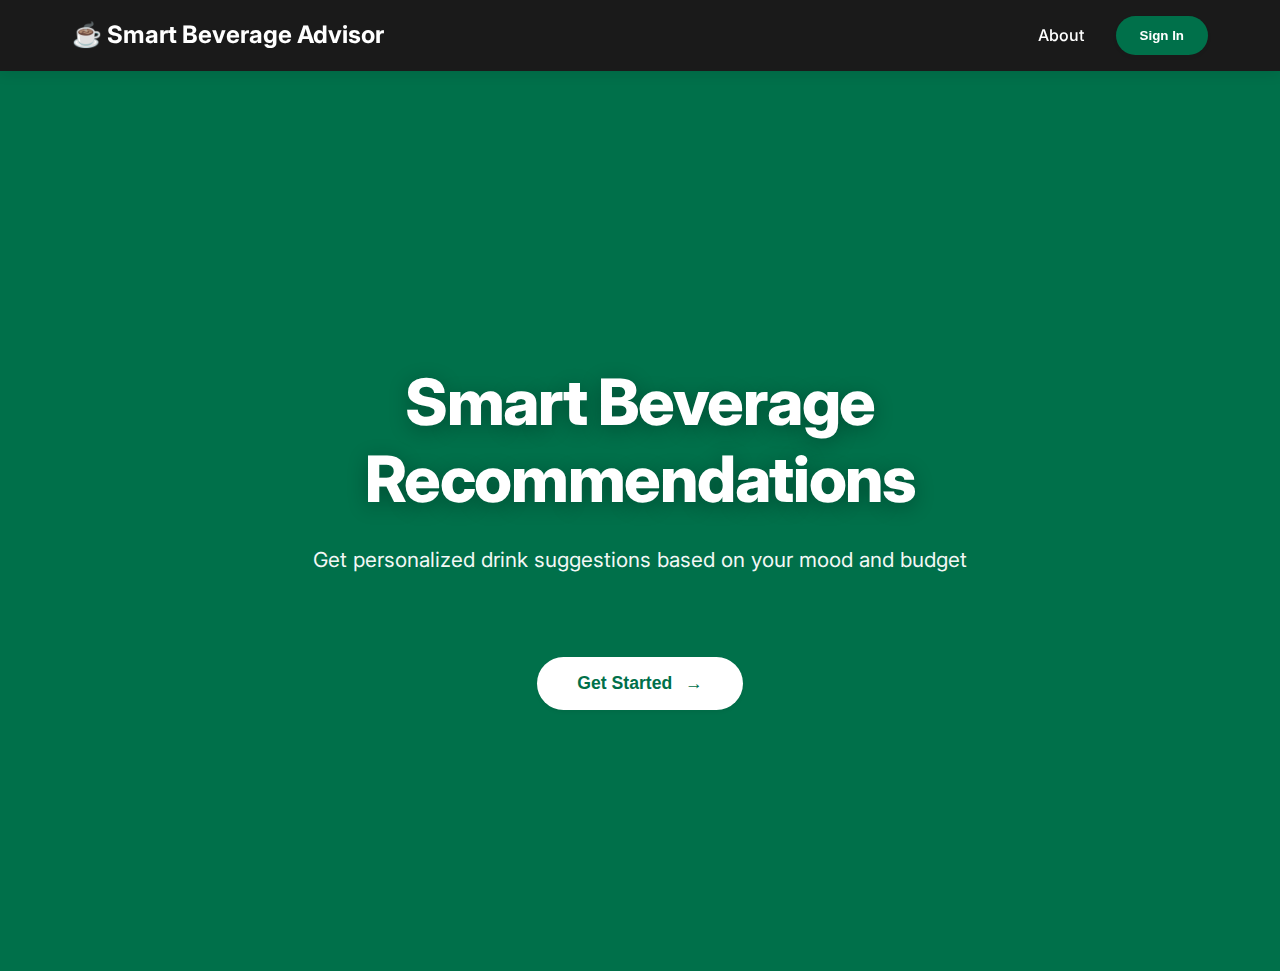
<file: frontend/index.html>
<!DOCTYPE html>
<html lang="en">
<head>
    <meta charset="UTF-8">
    <meta name="viewport" content="width=device-width, initial-scale=1.0">
    <title>Smart Budget Beverage Advisor | AI-Powered Drink Recommendations</title>
    <meta name="description" content="Get personalized beverage recommendations based on your mood and budget using advanced AI algorithms">
    <link rel="stylesheet" href="styles.css">
    <link rel="preconnect" href="https://fonts.googleapis.com">
    <link rel="preconnect" href="https://fonts.gstatic.com" crossorigin>
    <link href="https://fonts.googleapis.com/css2?family=Inter:wght@300;400;500;600;700;800&display=swap" rel="stylesheet">
</head>
<body>
    <!-- Navigation -->
    <nav class="navbar">
        <div class="nav-container">
            <div class="logo">☕ Smart Beverage Advisor</div>
            <div class="nav-menu" id="navMenu">
                <a href="about.html" class="nav-link">About</a>
                <button class="btn-primary" id="authBtn">Sign In</button>
            </div>
        </div>
    </nav>

    <!-- Auth Modal -->
    <div id="authModal" class="modal">
        <div class="modal-content">
            <span class="close">&times;</span>
            <h2 id="authTitle">Sign In</h2>
            <form id="authForm">
                <div class="form-group" id="emailGroup" style="display:none;">
                    <label for="email">Email</label>
                    <input type="email" id="email" placeholder="Enter your email">
                </div>
                <div class="form-group">
                    <label for="username">Username</label>
                    <input type="text" id="username" placeholder="Enter your username" required>
                </div>
                <div class="form-group">
                    <label for="password">Password</label>
                    <input type="password" id="password" placeholder="Enter your password" required>
                </div>
                <div class="form-group" id="budgetGroup" style="display:none;">
                    <label for="weeklyBudget">Weekly Budget ($)</label>
                    <input type="number" id="weeklyBudget" placeholder="25.00" step="0.01" min="0">
                </div>
                <button type="submit" class="btn-primary btn-block">Sign In</button>
                <p class="auth-toggle">
                    <span id="authToggleText">Don't have an account? </span><a href="#" id="toggleAuth">Sign Up</a>
                </p>
            </form>
        </div>
    </div>

    <!-- Landing Section -->
    <section class="hero" id="landing">
        <div class="hero-content">
            <h1>Smart Beverage Recommendations</h1>
            <p>Get personalized drink suggestions based on your mood and budget</p>
            <button class="btn-primary btn-large btn-hero" id="getStartedBtn" style="margin-top: 2rem;">
                <span>Get Started</span>
                <span class="btn-arrow">→</span>
            </button>
        </div>
    </section>

    <!-- Loading Spinner -->
    <div class="spinner" id="spinner" style="display:none;">
        <div class="spinner-circle"></div>
    </div>

    <!-- Toast Notification -->
    <div id="toast" class="toast"></div>

    <script src="landing.js"></script>
</body>
</html>
</file>
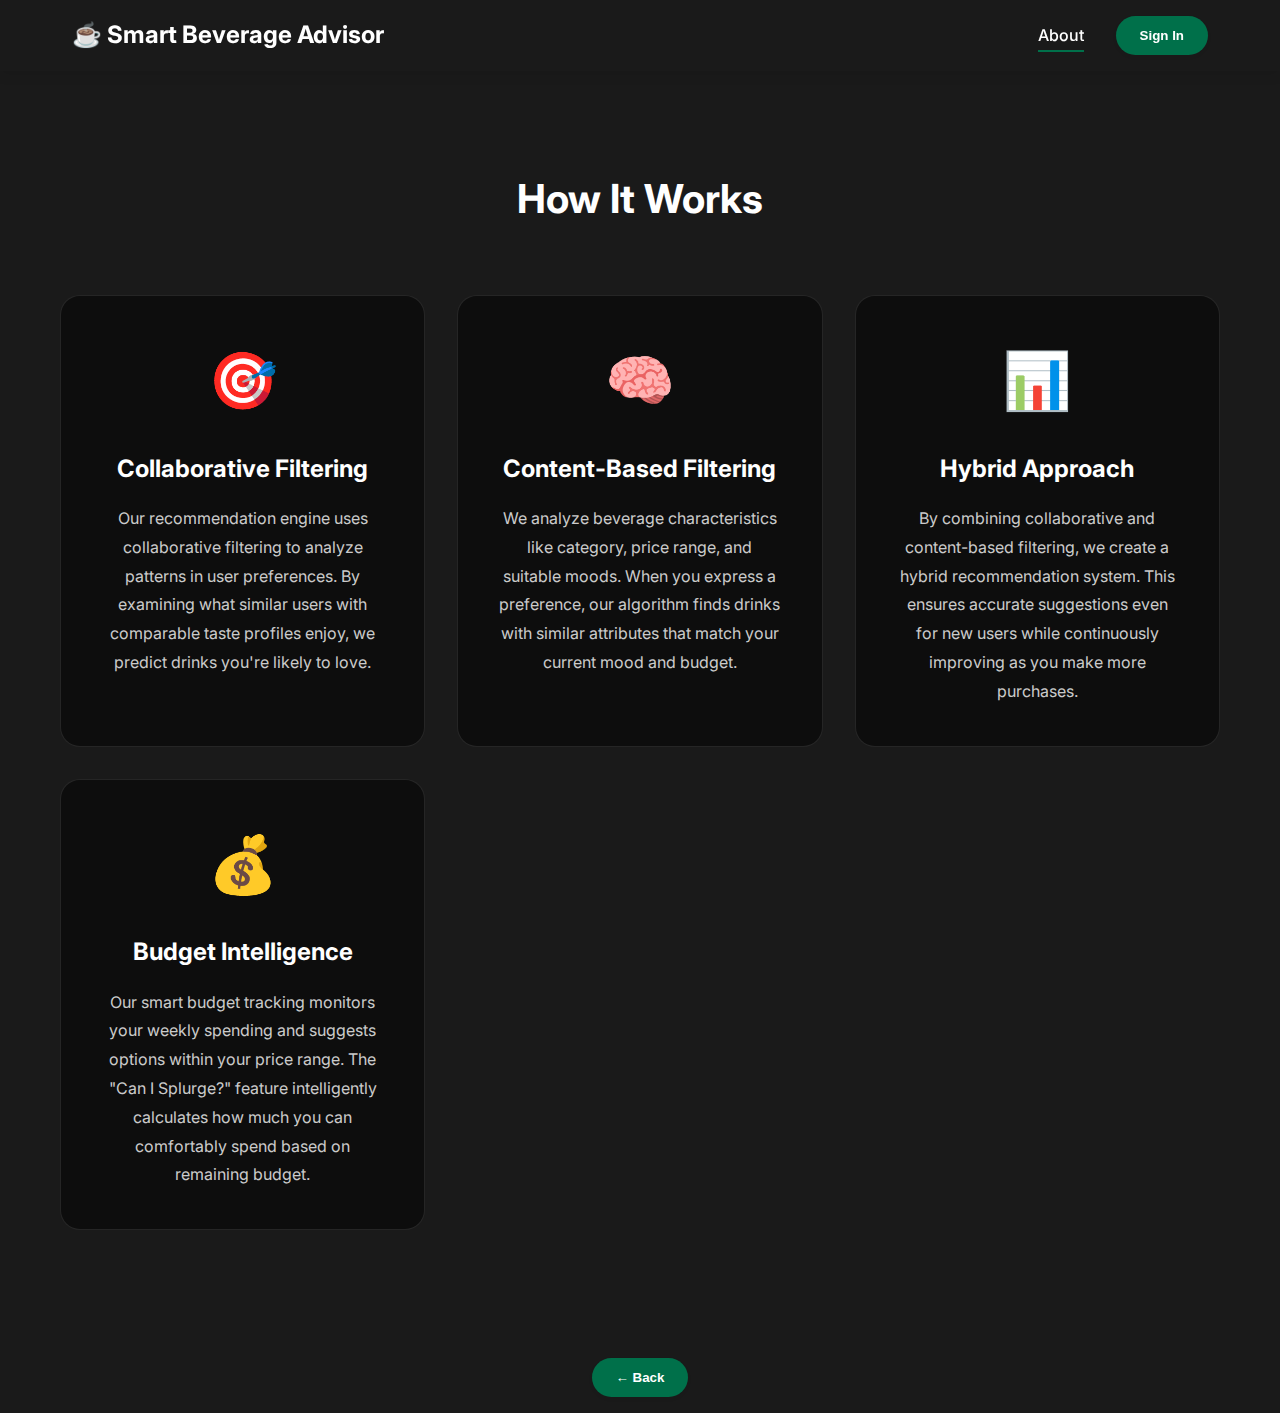
<file: frontend/about.html>
<!DOCTYPE html>
<html lang="en">
<head>
    <meta charset="UTF-8">
    <meta name="viewport" content="width=device-width, initial-scale=1.0">
    <title>About | Smart Budget Beverage Advisor</title>
    <link rel="stylesheet" href="styles.css">
    <link rel="preconnect" href="https://fonts.googleapis.com">
    <link rel="preconnect" href="https://fonts.gstatic.com" crossorigin>
    <link href="https://fonts.googleapis.com/css2?family=Inter:wght@300;400;500;600;700;800&display=swap" rel="stylesheet">
</head>
<body>
    <!-- Navigation -->
    <nav class="navbar">
        <div class="nav-container">
            <div class="logo">☕ Smart Beverage Advisor</div>
            <div class="nav-menu" id="navMenu">
                <a href="home.html" class="nav-link" id="homeLink" style="display:none;">Home</a>
                <a href="recommendations.html" class="nav-link" id="recommendLink" style="display:none;">Recommendations</a>
                <a href="menu.html" class="nav-link" id="menuLink" style="display:none;">Menu</a>
                <a href="about.html" class="nav-link active">About</a>
                <a href="profile.html" class="nav-link" id="profileLink" style="display:none;">Profile</a>
                <button class="btn-primary" id="authBtn">Sign In</button>
            </div>
        </div>
    </nav>

    <!-- About Section -->
    <section class="about-section" id="about">
        <div class="container">
            <h2>How It Works</h2>
            <div class="about-content">
                <div class="about-card">
                    <div class="about-icon">🎯</div>
                    <h3>Collaborative Filtering</h3>
                    <p>Our recommendation engine uses collaborative filtering to analyze patterns in user preferences. By examining what similar users with comparable taste profiles enjoy, we predict drinks you're likely to love.</p>
                </div>

                <div class="about-card">
                    <div class="about-icon">🧠</div>
                    <h3>Content-Based Filtering</h3>
                    <p>We analyze beverage characteristics like category, price range, and suitable moods. When you express a preference, our algorithm finds drinks with similar attributes that match your current mood and budget.</p>
                </div>

                <div class="about-card">
                    <div class="about-icon">📊</div>
                    <h3>Hybrid Approach</h3>
                    <p>By combining collaborative and content-based filtering, we create a hybrid recommendation system. This ensures accurate suggestions even for new users while continuously improving as you make more purchases.</p>
                </div>

                <div class="about-card">
                    <div class="about-icon">💰</div>
                    <h3>Budget Intelligence</h3>
                    <p>Our smart budget tracking monitors your weekly spending and suggests options within your price range. The "Can I Splurge?" feature intelligently calculates how much you can comfortably spend based on remaining budget.</p>
                </div>
            </div>
        </div>
    </section>

    <!-- Loading Spinner -->
    <div class="spinner" id="spinner" style="display:none;">
        <div class="spinner-circle"></div>
    </div>

    <!-- Toast Notification -->
    <div id="toast" class="toast"></div>

    <!-- Back Button -->
    <div class="back-button-container">
        <button class="btn-primary" onclick="history.back()">
            ← Back
        </button>
    </div>

    <script>
        // About page - accessible to both authenticated and unauthenticated users
        document.addEventListener('DOMContentLoaded', () => {
            const token = localStorage.getItem('token');
            const authBtn = document.getElementById('authBtn');

            if (token) {
                // User is logged in - show all navigation links and Sign Out button
                authBtn.textContent = 'Sign Out';
                authBtn.onclick = () => {
                    localStorage.removeItem('token');
                    localStorage.removeItem('userId');
                    localStorage.removeItem('username');
                    localStorage.removeItem('selectedMood');
                    window.location.href = 'index.html';
                };

                // Show authenticated navigation links
                document.getElementById('homeLink').style.display = 'inline-block';
                document.getElementById('recommendLink').style.display = 'inline-block';
                document.getElementById('menuLink').style.display = 'inline-block';
                document.getElementById('profileLink').style.display = 'inline-block';
            } else {
                // User is not logged in - show Sign In button
                authBtn.textContent = 'Sign In';
                authBtn.onclick = () => {
                    window.location.href = 'index.html';
                };
            }
        });
    </script>
</body>
</html>
</file>
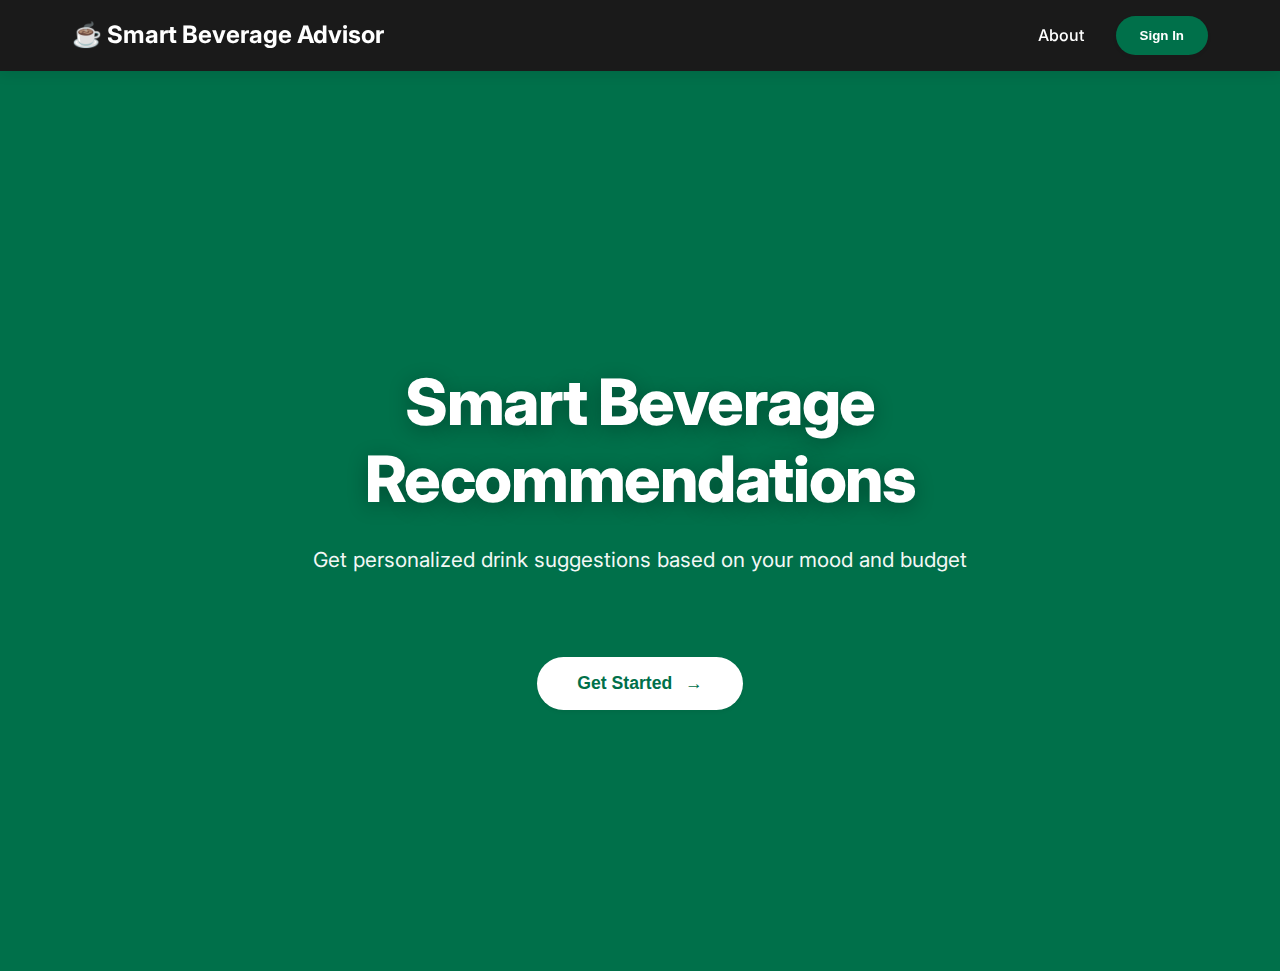
<file: frontend/home.html>
<!DOCTYPE html>
<html lang="en">
<head>
    <meta charset="UTF-8">
    <meta name="viewport" content="width=device-width, initial-scale=1.0">
    <title>Home | Smart Budget Beverage Advisor</title>
    <link rel="stylesheet" href="styles.css">
    <link rel="preconnect" href="https://fonts.googleapis.com">
    <link rel="preconnect" href="https://fonts.gstatic.com" crossorigin>
    <link href="https://fonts.googleapis.com/css2?family=Inter:wght@300;400;500;600;700;800&display=swap" rel="stylesheet">
</head>
<body>
    <!-- Navigation -->
    <nav class="navbar">
        <div class="nav-container">
            <div class="logo">☕ Smart Beverage Advisor</div>
            <div class="nav-menu" id="navMenu">
                <a href="home.html" class="nav-link active">Home</a>
                <a href="recommendations.html" class="nav-link">Recommendations</a>
                <a href="menu.html" class="nav-link">Menu</a>
                <a href="about.html" class="nav-link">About</a>
                <a href="profile.html" class="nav-link">Profile</a>
                <button class="btn-primary" id="authBtn">Sign Out</button>
            </div>
        </div>
    </nav>

    <!-- Hero Section -->
    <section class="hero" id="home">
        <div class="hero-content">
            <h1>Smart Beverage Recommendations</h1>
            <p>Get personalized drink suggestions based on your mood and budget</p>
            <button class="btn-primary btn-large btn-hero" onclick="window.location.href='recommendations.html'" style="margin-top: 2rem;">
                <span>Get Started</span>
                <span class="btn-arrow">→</span>
            </button>
        </div>
    </section>

    <!-- Loading Spinner -->
    <div class="spinner" id="spinner" style="display:none;">
        <div class="spinner-circle"></div>
    </div>

    <!-- Toast Notification -->
    <div id="toast" class="toast"></div>

    <!-- Footer -->
    <footer class="footer">
        <p>Built by Shafin</p>
    </footer>

    <script src="auth.js"></script>
</body>
</html>
</file>
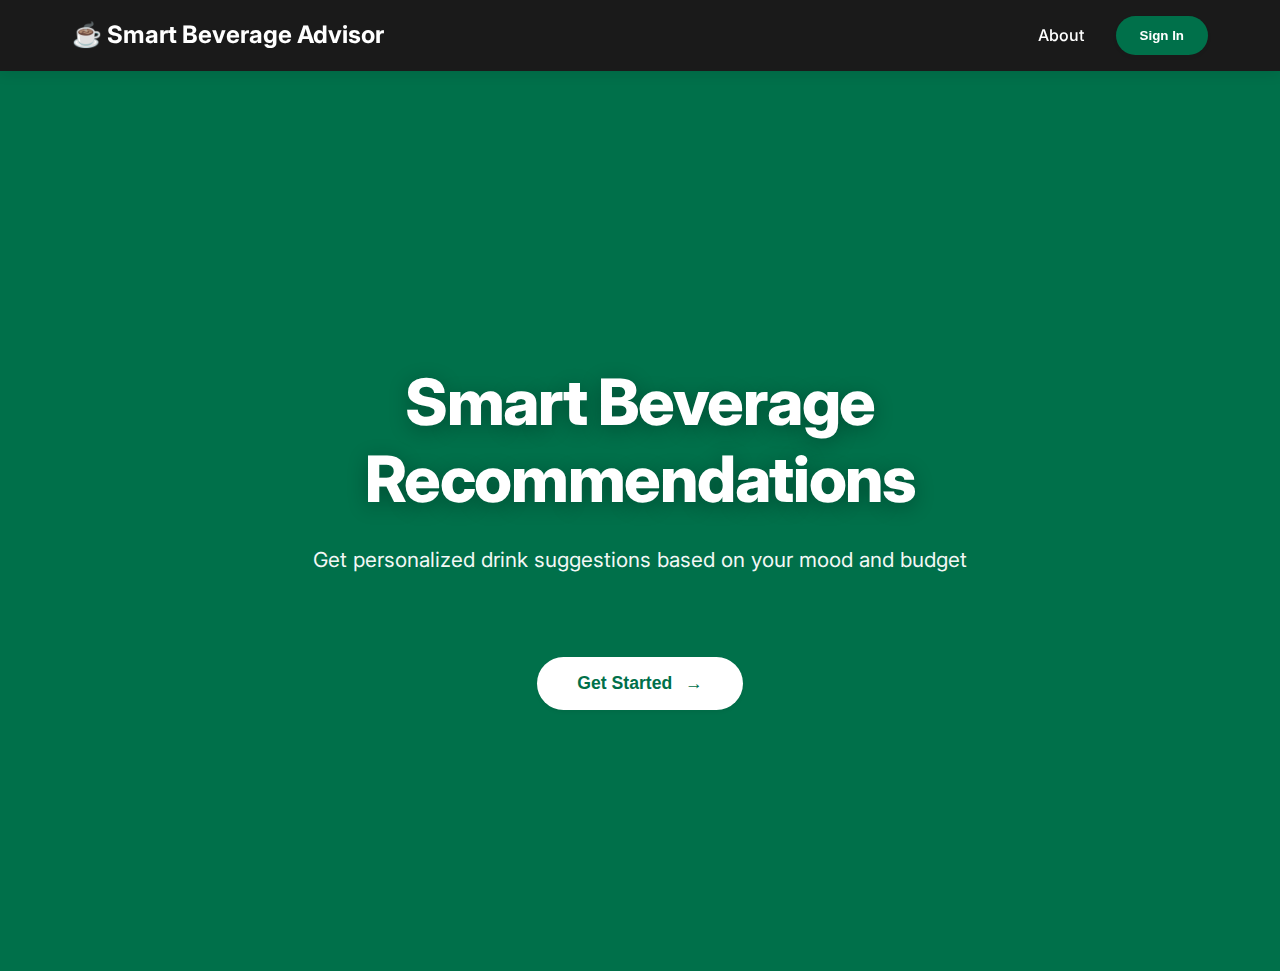
<file: frontend/menu.html>
<!DOCTYPE html>
<html lang="en">
<head>
    <meta charset="UTF-8">
    <meta name="viewport" content="width=device-width, initial-scale=1.0">
    <title>Menu | Smart Budget Beverage Advisor</title>
    <link rel="stylesheet" href="styles.css">
    <link rel="preconnect" href="https://fonts.googleapis.com">
    <link rel="preconnect" href="https://fonts.gstatic.com" crossorigin>
    <link href="https://fonts.googleapis.com/css2?family=Inter:wght@300;400;500;600;700;800&display=swap" rel="stylesheet">
</head>
<body>
    <!-- Navigation -->
    <nav class="navbar">
        <div class="nav-container">
            <div class="logo">☕ Smart Beverage Advisor</div>
            <div class="nav-menu" id="navMenu">
                <a href="home.html" class="nav-link">Home</a>
                <a href="recommendations.html" class="nav-link">Recommendations</a>
                <a href="menu.html" class="nav-link active">Menu</a>
                <a href="about.html" class="nav-link">About</a>
                <a href="profile.html" class="nav-link">Profile</a>
                <button class="btn-primary" id="authBtn">Sign Out</button>
            </div>
        </div>
    </nav>

    <!-- Menu Section -->
    <section class="menu-section" id="menu">
        <div class="container">
            <h2>Our Beverage Menu</h2>
            <div class="menu-filters">
                <button class="filter-btn active" data-category="all">All</button>
                <button class="filter-btn" data-category="Coffee">Coffee</button>
                <button class="filter-btn" data-category="Latte">Latte</button>
                <button class="filter-btn" data-category="Espresso">Espresso</button>
                <button class="filter-btn" data-category="Frappuccino">Frappuccino</button>
                <button class="filter-btn" data-category="Tea">Tea</button>
            </div>
            <div class="drinks-grid" id="menuGrid">
                <!-- Menu items will be populated here -->
            </div>
        </div>
    </section>

    <!-- Loading Spinner -->
    <div class="spinner" id="spinner" style="display:none;">
        <div class="spinner-circle"></div>
    </div>

    <!-- Toast Notification -->
    <div id="toast" class="toast"></div>

    <!-- Footer -->
    <footer class="footer">
        <p>Built by Shafin</p>
    </footer>

    <script src="menu.js"></script>
</body>
</html>
</file>
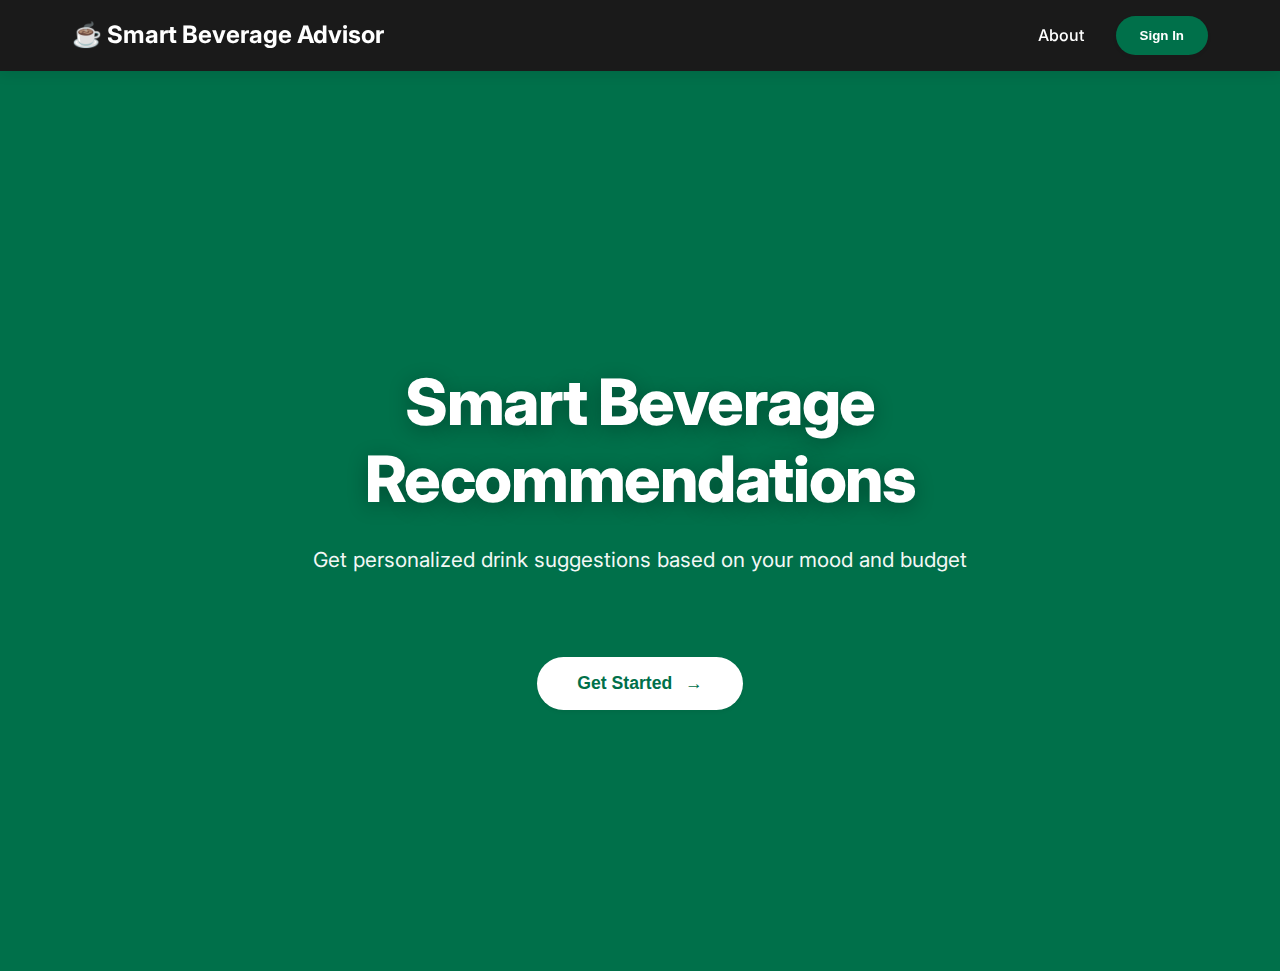
<file: frontend/profile.html>
<!DOCTYPE html>
<html lang="en">
<head>
    <meta charset="UTF-8">
    <meta name="viewport" content="width=device-width, initial-scale=1.0">
    <title>Profile | Smart Budget Beverage Advisor</title>
    <link rel="stylesheet" href="styles.css">
    <link rel="preconnect" href="https://fonts.googleapis.com">
    <link rel="preconnect" href="https://fonts.gstatic.com" crossorigin>
    <link href="https://fonts.googleapis.com/css2?family=Inter:wght@300;400;500;600;700;800&display=swap" rel="stylesheet">
</head>
<body>
    <!-- Navigation -->
    <nav class="navbar">
        <div class="nav-container">
            <div class="logo">☕ Smart Beverage Advisor</div>
            <div class="nav-menu" id="navMenu">
                <a href="home.html" class="nav-link">Home</a>
                <a href="recommendations.html" class="nav-link">Recommendations</a>
                <a href="menu.html" class="nav-link">Menu</a>
                <a href="about.html" class="nav-link">About</a>
                <a href="profile.html" class="nav-link active">Profile</a>
                <button class="btn-primary" id="authBtn">Sign Out</button>
            </div>
        </div>
    </nav>

    <!-- Back Button -->
    <div class="back-button-container">
        <a href="home.html" class="back-button">
            <span class="back-button-arrow">←</span>
            <span>Back to Home</span>
        </a>
    </div>

    <!-- Profile Section -->
    <section class="profile-section" id="profile">
        <div class="container">
            <h2>Your Profile</h2>
            <div class="profile-card">
                <div class="profile-info">
                    <h3 id="profileUsername">Username</h3>
                    <p id="profileEmail">email@example.com</p>
                    <p>Member since: <span id="profileMemberSince">-</span></p>
                </div>
                <div class="profile-budget">
                    <h4>Weekly Budget Settings</h4>
                    <div class="form-group">
                        <label for="updateBudget">Weekly Budget ($)</label>
                        <input type="number" id="updateBudget" step="0.01" min="0">
                        <button class="btn-primary" id="updateBudgetBtn">Update Budget</button>
                    </div>
                </div>
            </div>

            <!-- Purchase History -->
            <div class="purchase-history">
                <h3>Purchase History</h3>
                <div class="history-list" id="historyList">
                    <!-- History items will be populated here -->
                </div>
            </div>
        </div>
    </section>

    <!-- Loading Spinner -->
    <div class="spinner" id="spinner" style="display:none;">
        <div class="spinner-circle"></div>
    </div>

    <!-- Toast Notification -->
    <div id="toast" class="toast"></div>

    <!-- Footer -->
    <footer class="footer">
        <p>Built by Shafin</p>
    </footer>

    <script src="profile.js"></script>
</body>
</html>
</file>
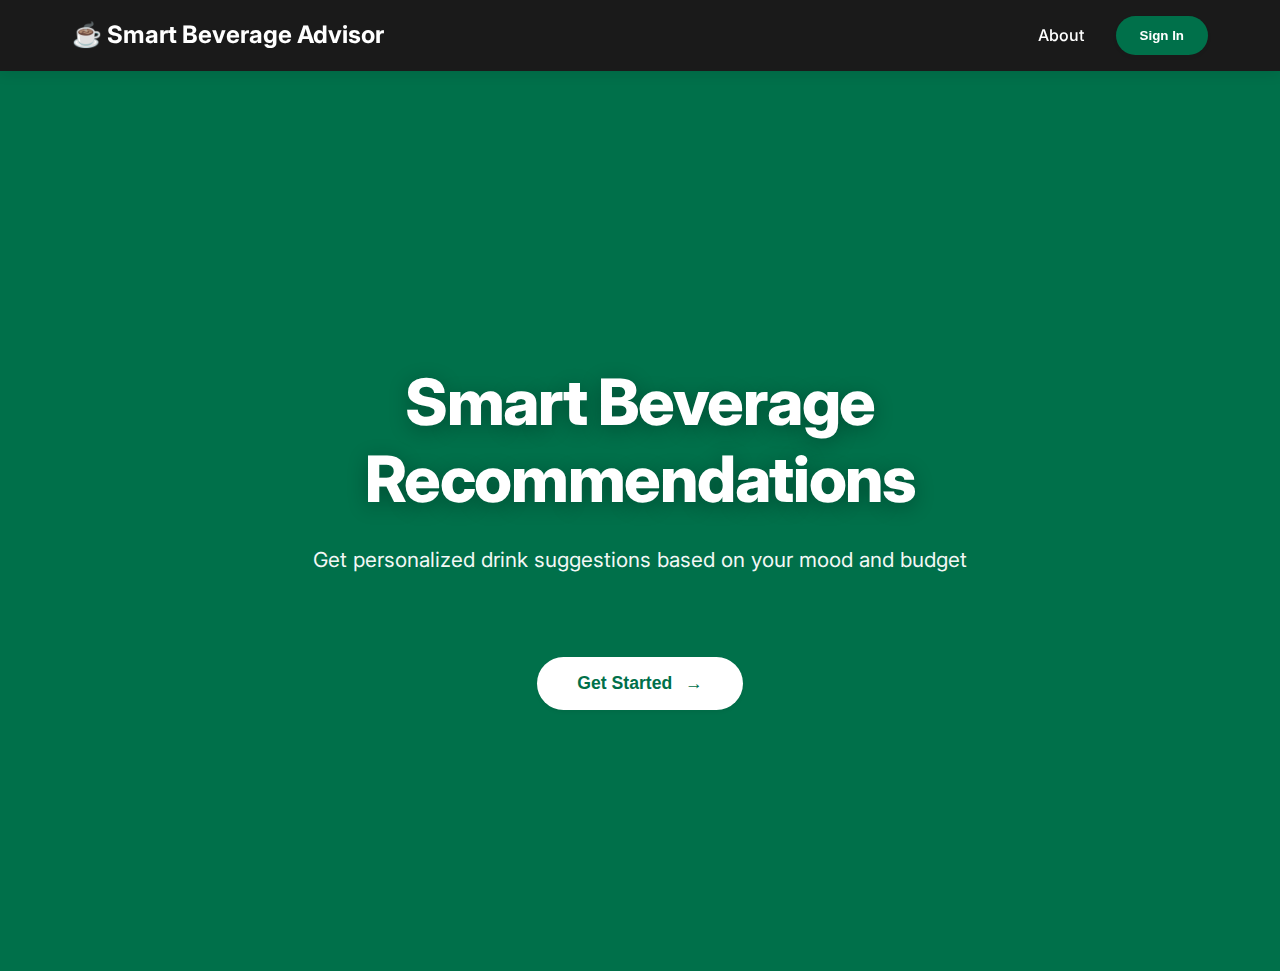
<file: frontend/recommendations.html>
<!DOCTYPE html>
<html lang="en">
<head>
    <meta charset="UTF-8">
    <meta name="viewport" content="width=device-width, initial-scale=1.0">
    <title>Recommendations | Smart Budget Beverage Advisor</title>
    <link rel="stylesheet" href="styles.css">
    <link rel="preconnect" href="https://fonts.googleapis.com">
    <link rel="preconnect" href="https://fonts.gstatic.com" crossorigin>
    <link href="https://fonts.googleapis.com/css2?family=Inter:wght@300;400;500;600;700;800&display=swap" rel="stylesheet">
</head>
<body>
    <!-- Navigation -->
    <nav class="navbar">
        <div class="nav-container">
            <div class="logo">☕ Smart Beverage Advisor</div>
            <div class="nav-menu" id="navMenu">
                <a href="home.html" class="nav-link">Home</a>
                <a href="recommendations.html" class="nav-link active">Recommendations</a>
                <a href="menu.html" class="nav-link">Menu</a>
                <a href="about.html" class="nav-link">About</a>
                <a href="profile.html" class="nav-link">Profile</a>
                <button class="btn-primary" id="authBtn">Sign Out</button>
            </div>
        </div>
    </nav>

    <!-- Back Button -->
    <div class="back-button-container">
        <a href="home.html" class="back-button">
            <span class="back-button-arrow">←</span>
            <span>Back to Home</span>
        </a>
    </div>

    <!-- Recommendation Section -->
    <section class="recommendation-section" id="recommend">
        <div class="container">
            <h2>Find Your Perfect Drink</h2>

            <!-- Mood Selector -->
            <div class="mood-selector">
                <h3>How are you feeling?</h3>
                <div class="mood-options">
                    <button class="mood-btn" data-mood="Happy">😊 Happy</button>
                    <button class="mood-btn" data-mood="Tired">😴 Tired</button>
                    <button class="mood-btn" data-mood="Stressed">😰 Stressed</button>
                    <button class="mood-btn" data-mood="Focused">🎯 Focused</button>
                </div>
            </div>

            <!-- Budget Progress Bar -->
            <div class="budget-section">
                <h3>Your Weekly Budget</h3>
                <div class="budget-info">
                    <div class="budget-details">
                        <span id="spentAmount">$0.00</span> spent of <span id="totalBudget">$25.00</span>
                    </div>
                    <div class="progress-bar">
                        <div class="progress-fill" id="progressFill" style="width: 0%"></div>
                    </div>
                    <div class="budget-remaining">
                        Remaining: <span id="remainingAmount">$25.00</span>
                    </div>
                </div>
            </div>

            <!-- Budget Input -->
            <div class="budget-input-section">
                <h3>Set Your Budget for Recommendations</h3>
                <div class="budget-input-group">
                    <label for="budgetInput">Maximum price per drink ($):</label>
                    <input type="number" id="budgetInput" placeholder="5.00" step="0.50" min="0" max="20">
                    <button class="btn-splurge" id="splurgeBtn">Can I Splurge? 💸</button>
                </div>
            </div>

            <!-- Get Recommendations Button -->
            <button class="btn-primary btn-large" id="getRecommendationsBtn" disabled>
                Get Recommendations
            </button>

            <!-- Recommended Drinks Display -->
            <div class="recommendations-results" id="recommendationsResults" style="display:none;">
                <h3>Recommended for You</h3>
                <div class="drinks-grid" id="drinksGrid">
                    <!-- Drinks will be populated here -->
                </div>
            </div>
        </div>
    </section>

    <!-- Loading Spinner -->
    <div class="spinner" id="spinner" style="display:none;">
        <div class="spinner-circle"></div>
    </div>

    <!-- Toast Notification -->
    <div id="toast" class="toast"></div>

    <!-- Footer -->
    <footer class="footer">
        <p>Built by Shafin</p>
    </footer>

    <script src="recommendations.js"></script>
</body>
</html>
</file>
<file: frontend/styles.css>
/* Reset and Base Styles */
* {
    margin: 0;
    padding: 0;
    box-sizing: border-box;
}

:root {
    --primary-green: #00704A;
    --dark-green: #005031;
    --light-green: #D4E9E2;
    --cream: #F7F3F0;
    --white: #FFFFFF;
    --black: #1E1E1E;
    --gray: #6B6B6B;
    --light-gray: #E8E8E8;
    --error: #D62B1F;
    --success: #00A862;
    --coffee-brown: #6F4E37;
    --coffee-dark: #3E2723;
    --coffee-light: #A67C52;
    --shadow-sm: 0 2px 4px rgba(0, 0, 0, 0.05);
    --shadow-md: 0 4px 12px rgba(0, 0, 0, 0.08);
    --shadow-lg: 0 8px 24px rgba(0, 0, 0, 0.12);
    --shadow-pixel: 0 0 0 2px rgba(0, 0, 0, 0.1);
    --transition-smooth: all 0.3s cubic-bezier(0.4, 0, 0.2, 1);
    --transition-bounce: all 0.5s cubic-bezier(0.68, -0.55, 0.265, 1.55);
}

body {
    font-family: 'Inter', -apple-system, BlinkMacSystemFont, 'Segoe UI', sans-serif;
    line-height: 1.6;
    color: var(--white);
    background: #1a1a1a;
    scroll-behavior: smooth;
    -webkit-font-smoothing: antialiased;
    -moz-osx-font-smoothing: grayscale;
    min-height: 100vh;
}

.container {
    max-width: 1200px;
    margin: 0 auto;
    padding: 0 20px;
}

/* Navigation */
.navbar {
    background-color: #1a1a1a;
    backdrop-filter: blur(10px);
    -webkit-backdrop-filter: blur(10px);
    box-shadow: var(--shadow-md);
    position: sticky;
    top: 0;
    z-index: 100;
    transition: var(--transition-smooth);
}

.nav-container {
    max-width: 1200px;
    margin: 0 auto;
    padding: 1rem 2rem;
    display: flex;
    justify-content: space-between;
    align-items: center;
}

.logo {
    font-size: 1.5rem;
    font-weight: 700;
    color: #FFFFFF !important;
}

.nav-menu {
    display: flex;
    gap: 2rem;
    align-items: center;
}

.nav-link {
    text-decoration: none;
    color: #FFFFFF !important;
    font-weight: 500;
    position: relative;
    transition: var(--transition-smooth);
}

.nav-link::after {
    content: '';
    position: absolute;
    width: 0;
    height: 2px;
    bottom: -4px;
    left: 0;
    background-color: var(--primary-green);
    transition: width 0.3s ease;
}

.nav-link:hover,
.nav-link.active {
    color: #FFFFFF !important;
}

.nav-link.active::after,
.nav-link:hover::after {
    width: 100%;
}

/* Buttons */
.btn-primary {
    background: var(--primary-green);
    color: var(--white);
    border: none;
    padding: 0.75rem 1.5rem;
    border-radius: 50px;
    font-weight: 600;
    cursor: pointer;
    transition: var(--transition-smooth);
    box-shadow: var(--shadow-sm);
    position: relative;
    overflow: hidden;
}

.btn-primary::before {
    content: '';
    position: absolute;
    top: 0;
    left: -100%;
    width: 100%;
    height: 100%;
    background: linear-gradient(90deg, transparent, rgba(255,255,255,0.2), transparent);
    transition: left 0.5s;
}

.btn-primary:hover {
    transform: translateY(-2px);
    box-shadow: var(--shadow-lg);
}

.btn-primary:hover::before {
    left: 100%;
}

.btn-primary:active {
    transform: translateY(0);
}

.btn-primary:disabled {
    background: var(--gray);
    cursor: not-allowed;
    transform: none;
    box-shadow: none;
}

.btn-large {
    padding: 1rem 2.5rem;
    font-size: 1.1rem;
}

.btn-hero {
    background: #FFFFFF !important;
    color: var(--primary-green) !important;
}

.btn-hero:hover {
    background: #f0f0f0 !important;
    transform: translateY(-2px);
}

.btn-hero .btn-arrow {
    color: var(--primary-green) !important;
}

.btn-block {
    width: 100%;
}

.btn-splurge {
    background: var(--primary-green);
    color: var(--white);
    border: none;
    padding: 0.75rem 1.5rem;
    border-radius: 50px;
    font-weight: 600;
    cursor: pointer;
    transition: var(--transition-smooth);
    box-shadow: var(--shadow-md);
    position: relative;
    overflow: hidden;
}

.btn-splurge::before {
    content: '';
    position: absolute;
    top: 50%;
    left: 50%;
    width: 0;
    height: 0;
    border-radius: 50%;
    background: rgba(255, 255, 255, 0.3);
    transform: translate(-50%, -50%);
    transition: width 0.6s, height 0.6s;
}

.btn-splurge:hover {
    transform: translateY(-3px) scale(1.05);
    box-shadow: var(--shadow-lg);
}

.btn-splurge:hover::before {
    width: 300px;
    height: 300px;
}

.btn-splurge:active {
    transform: translateY(-1px) scale(1.02);
}

/* Hero Section */
.hero {
    background: var(--primary-green);
    color: var(--white);
    text-align: center;
    padding: 10rem 2rem 8rem;
    position: relative;
    overflow: hidden;
    min-height: 100vh;
    display: flex;
    align-items: center;
    justify-content: center;
}

.hero-background {
    position: absolute;
    top: 0;
    left: 0;
    width: 100%;
    height: 100%;
    pointer-events: none;
    overflow: hidden;
}

/* Pixelated Coffee Cup 1 - Latte */
.pixel-coffee-1 {
    position: absolute;
    top: 15%;
    left: 10%;
    width: 60px;
    height: 80px;
    background:
        linear-gradient(90deg, transparent 20%, var(--coffee-light) 20%, var(--coffee-light) 80%, transparent 80%),
        linear-gradient(0deg, transparent 10%, var(--coffee-light) 10%, var(--coffee-light) 20%, var(--coffee-dark) 20%, var(--coffee-dark) 70%, #FFF 70%, #FFF 80%, transparent 80%);
    image-rendering: pixelated;
    animation: floatCoffee1 8s ease-in-out infinite, pulse 3s ease-in-out infinite;
    filter: drop-shadow(0 4px 8px rgba(0,0,0,0.3));
    opacity: 0.9;
}

.pixel-coffee-1::before {
    content: '';
    position: absolute;
    top: 30%;
    left: -20px;
    width: 20px;
    height: 30px;
    background: transparent;
    border: 6px solid var(--coffee-light);
    border-left: none;
    border-radius: 0 10px 10px 0;
}

.pixel-coffee-1::after {
    content: '☕';
    position: absolute;
    top: 50%;
    left: 50%;
    transform: translate(-50%, -50%);
    font-size: 24px;
    filter: contrast(1.2);
}

/* Pixelated Coffee Cup 2 - Espresso */
.pixel-coffee-2 {
    position: absolute;
    top: 60%;
    right: 15%;
    width: 50px;
    height: 60px;
    background:
        linear-gradient(90deg, transparent 15%, var(--coffee-dark) 15%, var(--coffee-dark) 85%, transparent 85%),
        linear-gradient(0deg, transparent 15%, var(--coffee-dark) 15%, var(--coffee-dark) 80%, #FFF 80%, #FFF 90%, transparent 90%);
    image-rendering: pixelated;
    animation: floatCoffee2 10s ease-in-out infinite, rotate360 20s linear infinite;
    filter: drop-shadow(0 4px 8px rgba(0,0,0,0.3));
    opacity: 0.85;
}

.pixel-coffee-2::before {
    content: '';
    position: absolute;
    top: 25%;
    left: -15px;
    width: 15px;
    height: 25px;
    background: transparent;
    border: 5px solid var(--coffee-dark);
    border-left: none;
    border-radius: 0 8px 8px 0;
}

/* Pixelated Coffee Cup 3 - Cappuccino */
.pixel-coffee-3 {
    position: absolute;
    bottom: 20%;
    left: 20%;
    width: 70px;
    height: 90px;
    background:
        linear-gradient(90deg, transparent 18%, #FFF 18%, #FFF 25%, var(--coffee-light) 25%, var(--coffee-light) 75%, #FFF 75%, #FFF 82%, transparent 82%),
        linear-gradient(0deg, transparent 12%, var(--coffee-light) 12%, var(--coffee-light) 22%, var(--coffee-dark) 22%, var(--coffee-dark) 65%, #FFF9E6 65%, #FFF9E6 75%, #FFF 75%, #FFF 85%, transparent 85%);
    image-rendering: pixelated;
    animation: floatCoffee3 12s ease-in-out infinite, wiggle 4s ease-in-out infinite;
    filter: drop-shadow(0 4px 8px rgba(0,0,0,0.3));
    opacity: 0.9;
}

.pixel-coffee-3::before {
    content: '';
    position: absolute;
    top: 35%;
    left: -22px;
    width: 22px;
    height: 35px;
    background: transparent;
    border: 7px solid var(--coffee-light);
    border-left: none;
    border-radius: 0 12px 12px 0;
}

@keyframes floatCoffee1 {
    0%, 100% { transform: translate(0, 0) scale(1); }
    25% { transform: translate(20px, -30px) scale(1.05); }
    50% { transform: translate(40px, -15px) scale(1); }
    75% { transform: translate(20px, 15px) scale(0.95); }
}

@keyframes floatCoffee2 {
    0%, 100% { transform: translate(0, 0) scale(1); }
    33% { transform: translate(-30px, 25px) scale(1.08); }
    66% { transform: translate(-15px, -20px) scale(0.92); }
}

@keyframes floatCoffee3 {
    0%, 100% { transform: translate(0, 0) scale(1); }
    25% { transform: translate(-25px, 20px) scale(0.95); }
    50% { transform: translate(-40px, 0) scale(1.05); }
    75% { transform: translate(-25px, -15px) scale(1); }
}

@keyframes pulse {
    0%, 100% { opacity: 0.7; }
    50% { opacity: 1; }
}

@keyframes rotate360 {
    from { transform: rotate(0deg); }
    to { transform: rotate(360deg); }
}

@keyframes wiggle {
    0%, 100% { transform: rotate(0deg); }
    25% { transform: rotate(2deg); }
    75% { transform: rotate(-2deg); }
}

.hero-content {
    position: relative;
    z-index: 1;
    max-width: 900px;
    margin: 0 auto;
}

.hero-badge {
    display: inline-flex;
    align-items: center;
    gap: 0.5rem;
    background: rgba(255, 255, 255, 0.15);
    backdrop-filter: blur(10px);
    padding: 0.5rem 1.25rem;
    border-radius: 50px;
    font-size: 0.9rem;
    font-weight: 500;
    margin-bottom: 2rem;
    animation: fadeInUp 0.6s ease;
    border: 1px solid rgba(255, 255, 255, 0.2);
}

.badge-icon {
    font-size: 1.2rem;
    animation: pulse 2s ease-in-out infinite;
}

.hero-content h1 {
    font-size: clamp(2.5rem, 5vw, 4rem);
    margin-bottom: 1.5rem;
    font-weight: 800;
    color: #FFFFFF !important;
    text-shadow: 0 4px 20px rgba(0,0,0,0.3);
    animation: fadeInUp 0.8s ease;
    letter-spacing: -0.02em;
    line-height: 1.2;
}

.hero-content p {
    font-size: clamp(1rem, 2vw, 1.3rem);
    margin-bottom: 3rem;
    color: #FFFFFF !important;
    opacity: 0.95;
    animation: fadeInUp 1s ease;
    max-width: 700px;
    margin-left: auto;
    margin-right: auto;
    font-weight: 400;
    line-height: 1.7;
}

.hero-stats {
    display: flex;
    justify-content: center;
    gap: 3rem;
    margin-bottom: 3rem;
    animation: fadeInUp 1.2s ease;
}

.stat-item {
    text-align: center;
}

.stat-number {
    font-size: 2.5rem;
    font-weight: 800;
    margin-bottom: 0.25rem;
    color: #FFD700 !important;
}

.stat-label {
    font-size: 0.9rem;
    color: #FFFFFF !important;
    opacity: 0.9;
    font-weight: 500;
}

.btn-arrow {
    display: inline-block;
    margin-left: 0.5rem;
    transition: transform 0.3s ease;
}

.btn-primary:hover .btn-arrow {
    transform: translateX(5px);
}

@keyframes fadeInUp {
    from {
        opacity: 0;
        transform: translateY(30px);
    }
    to {
        opacity: 1;
        transform: translateY(0);
    }
}

/* Modal */
.modal {
    display: none;
    position: fixed;
    z-index: 1000;
    left: 0;
    top: 0;
    width: 100%;
    height: 100%;
    background-color: rgba(0,0,0,0.5);
}

.modal-content {
    background-color: rgba(0, 0, 0, 0.95);
    margin: 5% auto;
    padding: 2.5rem;
    border-radius: 16px;
    max-width: 450px;
    box-shadow: var(--shadow-lg);
    animation: modalSlideIn 0.3s ease;
}

.modal-content h2 {
    color: var(--white);
}

@keyframes modalSlideIn {
    from {
        opacity: 0;
        transform: translateY(-50px) scale(0.9);
    }
    to {
        opacity: 1;
        transform: translateY(0) scale(1);
    }
}

.close {
    color: var(--white);
    float: right;
    font-size: 28px;
    font-weight: bold;
    cursor: pointer;
}

.close:hover {
    color: var(--white);
}

/* Forms */
.form-group {
    margin-bottom: 1.5rem;
}

.form-group label {
    display: block;
    margin-bottom: 0.5rem;
    font-weight: 600;
    color: var(--white);
}

.form-group input {
    width: 100%;
    padding: 0.875rem 1rem;
    border: 2px solid rgba(255,255,255,0.2);
    border-radius: 10px;
    font-size: 1rem;
    transition: var(--transition-smooth);
    background-color: rgba(255,255,255,0.1);
    color: var(--white);
}

.form-group input:hover {
    border-color: #c0c0c0;
}

.form-group input:focus {
    outline: none;
    border-color: var(--primary-green);
    background-color: rgba(255,255,255,0.15);
    box-shadow: 0 0 0 3px rgba(0, 112, 74, 0.3);
    transform: translateY(-1px);
}

.auth-toggle {
    text-align: center;
    margin-top: 1rem;
    color: var(--white);
}

.auth-toggle a {
    color: var(--white);
    text-decoration: none;
    font-weight: 600;
    text-decoration: underline;
}

/* About Section */
.about-section {
    padding: 6rem 2rem;
    background: #1a1a1a;
    min-height: 100vh;
}

.about-section h2 {
    text-align: center;
    font-size: 2.5rem;
    margin-bottom: 4rem;
    color: var(--white);
}

.about-content {
    display: grid;
    grid-template-columns: repeat(auto-fit, minmax(280px, 1fr));
    gap: 2rem;
    max-width: 1200px;
    margin: 0 auto;
}

.about-card {
    background: rgba(0, 0, 0, 0.5);
    border-radius: 20px;
    padding: 2.5rem;
    border: 1px solid rgba(255, 255, 255, 0.1);
    transition: var(--transition-smooth);
    text-align: center;
}

.about-card:hover {
    transform: translateY(-8px);
    border-color: var(--primary-green);
    box-shadow: 0 12px 32px rgba(0, 112, 74, 0.15);
}

.about-icon {
    font-size: 3.5rem;
    margin-bottom: 1.5rem;
}

.about-card h3 {
    color: var(--white);
    font-size: 1.5rem;
    margin-bottom: 1rem;
    font-weight: 700;
}

.about-card p {
    color: rgba(255, 255, 255, 0.8);
    line-height: 1.8;
    font-size: 1rem;
}

/* Recommendation Section */
.recommendation-section,
.menu-section,
.profile-section {
    padding: 4rem 2rem;
}

.recommendation-section h2,
.menu-section h2,
.profile-section h2 {
    text-align: center;
    font-size: 2.5rem;
    margin-bottom: 3rem;
    color: var(--white);
}

/* Mood Selector */
.mood-selector {
    background: rgba(0, 0, 0, 0.5);
    padding: 2.5rem;
    border-radius: 16px;
    margin-bottom: 2rem;
    box-shadow: var(--shadow-md);
    transition: var(--transition-smooth);
    border: 1px solid rgba(255,255,255,0.1);
}

.mood-selector:hover {
    box-shadow: var(--shadow-lg);
    transform: translateY(-2px);
}

.mood-selector h3 {
    margin-bottom: 1.5rem;
    color: var(--white);
}

.mood-options {
    display: grid;
    grid-template-columns: repeat(auto-fit, minmax(150px, 1fr));
    gap: 1rem;
}

.mood-btn {
    background: var(--light-green);
    color: var(--black);
    border: 2px solid transparent;
    padding: 1.5rem 1rem;
    border-radius: 16px;
    font-size: 1.1rem;
    cursor: pointer;
    transition: var(--transition-smooth);
    position: relative;
    overflow: hidden;
    box-shadow: var(--shadow-sm);
}

.mood-btn::before {
    content: '';
    position: absolute;
    top: 50%;
    left: 50%;
    width: 0;
    height: 0;
    border-radius: 50%;
    background: rgba(0, 112, 74, 0.1);
    transform: translate(-50%, -50%);
    transition: width 0.6s, height 0.6s;
}

.mood-btn:hover {
    transform: translateY(-4px) scale(1.02);
    box-shadow: var(--shadow-md);
}

.mood-btn:hover::before {
    width: 300px;
    height: 300px;
}

.mood-btn.selected {
    background: var(--primary-green);
    color: var(--white);
    border-color: var(--dark-green);
    box-shadow: var(--shadow-lg);
    transform: translateY(-2px) scale(1.05);
}

.mood-btn.selected::before {
    background: rgba(255, 255, 255, 0.1);
}

/* Budget Section */
.budget-section {
    background: rgba(0, 0, 0, 0.5);
    padding: 2.5rem;
    border-radius: 16px;
    margin-bottom: 2rem;
    box-shadow: var(--shadow-md);
    transition: var(--transition-smooth);
    border: 1px solid rgba(255,255,255,0.1);
}

.budget-section:hover {
    box-shadow: var(--shadow-lg);
}

.budget-section h3 {
    margin-bottom: 1.5rem;
    color: var(--white);
}

.budget-info {
    margin-top: 1rem;
}

.budget-details {
    display: flex;
    justify-content: space-between;
    margin-bottom: 0.5rem;
    font-size: 1.1rem;
}

.progress-bar {
    height: 30px;
    background-color: rgba(255,255,255,0.2);
    border-radius: 15px;
    overflow: hidden;
    margin-bottom: 0.5rem;
}

.progress-fill {
    height: 100%;
    background: var(--success);
    transition: width 0.5s ease;
}

.progress-fill.warning {
    background: #FFA500;
}

.progress-fill.danger {
    background: var(--error);
}

.budget-remaining {
    text-align: right;
    font-weight: 600;
    color: var(--white);
}

/* Budget Input */
.budget-input-section {
    background-color: rgba(0, 0, 0, 0.5);
    padding: 2rem;
    border-radius: 12px;
    margin-bottom: 2rem;
    box-shadow: 0 2px 8px rgba(0,0,0,0.1);
    border: 1px solid rgba(255,255,255,0.1);
}

.budget-input-section h3 {
    margin-bottom: 1.5rem;
    color: var(--white);
}

.budget-input-group {
    display: flex;
    gap: 1rem;
    align-items: center;
    flex-wrap: wrap;
}

.budget-input-group label {
    flex: 1;
    min-width: 200px;
    font-weight: 600;
    color: var(--white);
}

.budget-input-group input {
    flex: 0.5;
    min-width: 120px;
    padding: 0.75rem;
    border: 2px solid rgba(255,255,255,0.2);
    border-radius: 8px;
    font-size: 1rem;
    background-color: rgba(255,255,255,0.1);
    color: var(--white);
}

/* Drinks Grid */
.drinks-grid {
    display: grid;
    grid-template-columns: repeat(auto-fill, minmax(320px, 1fr));
    gap: 2rem;
    margin-top: 2rem;
}

.drink-card {
    background: rgba(0, 0, 0, 0.5);
    border-radius: 20px;
    padding: 2rem;
    box-shadow: var(--shadow-md);
    transition: var(--transition-smooth);
    border: 1px solid rgba(255, 255, 255, 0.1);
    position: relative;
    overflow: hidden;
}

.drink-card::before {
    content: '';
    position: absolute;
    top: 0;
    left: 0;
    width: 100%;
    height: 4px;
    background: var(--primary-green);
    transform: scaleX(0);
    transform-origin: left;
    transition: transform 0.3s ease;
}

.drink-card:hover::before {
    transform: scaleX(1);
}

.drink-card:hover {
    transform: translateY(-8px) scale(1.02);
    box-shadow: 0 12px 32px rgba(0, 112, 74, 0.15);
    border-color: var(--primary-green);
}

.drink-card::after {
    content: '☕';
    position: absolute;
    top: 1rem;
    right: 1rem;
    font-size: 3rem;
    opacity: 0.05;
    transform: rotate(-15deg);
    pointer-events: none;
}

.drink-card h4 {
    color: var(--white);
    font-size: 1.4rem;
    margin-bottom: 0.75rem;
    font-weight: 700;
    letter-spacing: -0.01em;
}

.drink-price {
    font-size: 2rem;
    font-weight: 800;
    color: var(--white);
    margin-bottom: 0.75rem;
    letter-spacing: -0.02em;
}

.drink-category {
    display: inline-block;
    background: rgba(255,255,255,0.2);
    color: var(--white);
    padding: 0.35rem 0.75rem;
    border-radius: 15px;
    font-size: 0.8rem;
    font-weight: 500;
    margin-bottom: 1rem;
    border: 1px solid rgba(255,255,255,0.3);
    text-transform: uppercase;
    letter-spacing: 0.5px;
}

.drink-score {
    font-size: 0.9rem;
    color: var(--white);
    margin-top: 1rem;
    padding-top: 1rem;
    border-top: 1px solid var(--light-gray);
    display: flex;
    align-items: center;
    gap: 0.5rem;
}

.drink-score::before {
    content: '⭐';
    font-size: 1rem;
}

.drink-moods {
    display: flex;
    gap: 0.5rem;
    flex-wrap: wrap;
    margin-top: 1rem;
}

.mood-tag {
    background-color: rgba(255,255,255,0.2);
    padding: 0.35rem 0.75rem;
    border-radius: 15px;
    font-size: 0.8rem;
    font-weight: 500;
    border: 1px solid rgba(255,255,255,0.3);
    transition: var(--transition-smooth);
    color: var(--white);
}

.mood-tag:hover {
    transform: translateY(-2px);
}

.drink-actions {
    margin-top: 1.5rem;
}

.btn-order {
    width: 100%;
    background: var(--primary-green);
    color: var(--white);
    border: none;
    padding: 1rem;
    border-radius: 12px;
    font-weight: 700;
    font-size: 1rem;
    cursor: pointer;
    transition: var(--transition-smooth);
    position: relative;
    overflow: hidden;
    text-transform: uppercase;
    letter-spacing: 0.5px;
}

.btn-order::before {
    content: '';
    position: absolute;
    top: 50%;
    left: 50%;
    width: 0;
    height: 0;
    border-radius: 50%;
    background: rgba(255, 255, 255, 0.3);
    transform: translate(-50%, -50%);
    transition: width 0.6s, height 0.6s;
}

.btn-order:hover {
    transform: translateY(-2px);
    box-shadow: 0 8px 20px rgba(0, 112, 74, 0.3);
}

.btn-order:hover::before {
    width: 400px;
    height: 400px;
}

.btn-order:active {
    transform: translateY(0);
}

/* Recommendations Results */
.recommendations-results {
    margin-top: 3rem;
}

.recommendations-results h3 {
    text-align: center;
    font-size: 2rem;
    margin-bottom: 2rem;
    color: var(--white);
}

/* Menu Filters */
.menu-filters {
    display: flex;
    gap: 1rem;
    justify-content: center;
    flex-wrap: wrap;
    margin-bottom: 2rem;
}

.filter-btn {
    background-color: transparent;
    border: 2px solid var(--white);
    color: var(--white);
    padding: 0.75rem 1.5rem;
    border-radius: 50px;
    font-weight: 600;
    cursor: pointer;
    transition: all 0.3s;
}

.filter-btn:hover,
.filter-btn.active {
    background-color: var(--primary-green);
    color: var(--white);
}

/* Profile Section */
.profile-card {
    background-color: rgba(0, 0, 0, 0.5);
    padding: 2rem;
    border-radius: 12px;
    box-shadow: 0 2px 8px rgba(0,0,0,0.1);
    margin-bottom: 2rem;
    border: 1px solid rgba(255,255,255,0.1);
}

.profile-info {
    margin-bottom: 2rem;
    padding-bottom: 2rem;
    border-bottom: 2px solid var(--light-gray);
}

.profile-info h3 {
    color: var(--white);
    font-size: 1.8rem;
    margin-bottom: 0.5rem;
}

.profile-budget h4 {
    margin-bottom: 1rem;
    color: var(--white);
}

/* Purchase History */
.purchase-history {
    background-color: rgba(0, 0, 0, 0.5);
    padding: 2rem;
    border-radius: 12px;
    box-shadow: 0 2px 8px rgba(0,0,0,0.1);
    border: 1px solid rgba(255,255,255,0.1);
}

.purchase-history h3 {
    margin-bottom: 1.5rem;
    color: var(--white);
}

.history-list {
    max-height: 500px;
    overflow-y: auto;
}

.history-item {
    padding: 1rem;
    border-bottom: 1px solid var(--light-gray);
    display: flex;
    justify-content: space-between;
    align-items: center;
}

.history-item:last-child {
    border-bottom: none;
}

.history-details h4 {
    color: var(--white);
    margin-bottom: 0.25rem;
}

.history-meta {
    font-size: 0.9rem;
    color: var(--white);
}

.history-price {
    font-size: 1.2rem;
    font-weight: 700;
    color: var(--white);
}

/* Loading Spinner */
.spinner {
    position: fixed;
    top: 0;
    left: 0;
    width: 100%;
    height: 100%;
    background-color: rgba(0,0,0,0.5);
    display: flex;
    justify-content: center;
    align-items: center;
    z-index: 2000;
}

.spinner-circle {
    width: 50px;
    height: 50px;
    border: 5px solid var(--light-gray);
    border-top: 5px solid var(--primary-green);
    border-radius: 50%;
    animation: spin 1s linear infinite;
}

@keyframes spin {
    0% { transform: rotate(0deg); }
    100% { transform: rotate(360deg); }
}

/* Toast Notification */
.toast {
    position: fixed;
    bottom: 2rem;
    right: 2rem;
    background-color: var(--black);
    color: var(--white);
    padding: 1rem 1.5rem;
    border-radius: 8px;
    box-shadow: 0 4px 12px rgba(0,0,0,0.3);
    transform: translateY(200px);
    opacity: 0;
    transition: all 0.3s;
    z-index: 3000;
}

.toast.show {
    transform: translateY(0);
    opacity: 1;
}

.toast.success {
    background-color: var(--success);
}

.toast.error {
    background-color: var(--error);
}

/* Responsive Design */
@media (max-width: 1024px) {
    .pixel-coffee-1,
    .pixel-coffee-2,
    .pixel-coffee-3 {
        opacity: 0.5;
        transform: scale(0.8);
    }

    .hero-stats {
        gap: 2rem;
    }

    .stat-number {
        font-size: 2rem;
    }
}

@media (max-width: 768px) {
    .nav-menu {
        gap: 0.75rem;
        font-size: 0.9rem;
    }

    .logo {
        font-size: 1.2rem;
    }

    .hero {
        padding: 8rem 1.5rem 6rem;
        min-height: 90vh;
    }

    .pixel-coffee-1,
    .pixel-coffee-2,
    .pixel-coffee-3 {
        opacity: 0.3;
        transform: scale(0.6);
    }

    .hero-stats {
        flex-direction: row;
        gap: 1.5rem;
        flex-wrap: wrap;
    }

    .stat-item {
        flex: 1;
        min-width: 80px;
    }

    .stat-number {
        font-size: 1.8rem;
    }

    .stat-label {
        font-size: 0.8rem;
    }

    .drinks-grid {
        grid-template-columns: 1fr;
        gap: 1.5rem;
    }

    .drink-card {
        padding: 1.5rem;
    }

    .mood-options {
        grid-template-columns: repeat(2, 1fr);
        gap: 0.75rem;
    }

    .mood-btn {
        padding: 1.25rem 0.75rem;
        font-size: 1rem;
    }

    .budget-input-group {
        flex-direction: column;
        align-items: stretch;
    }

    .budget-input-group label {
        min-width: auto;
    }

    .budget-input-group input {
        min-width: auto;
        width: 100%;
    }

    .btn-splurge {
        width: 100%;
    }

    .modal-content {
        margin: 10% auto;
        padding: 2rem;
        max-width: 90%;
    }
}

@media (max-width: 480px) {
    .nav-container {
        padding: 0.75rem 1rem;
    }

    .btn-primary {
        padding: 0.6rem 1.2rem;
        font-size: 0.9rem;
    }

    .hero-badge {
        font-size: 0.8rem;
        padding: 0.4rem 1rem;
    }

    .mood-options {
        grid-template-columns: 1fr;
    }

    .hero-stats {
        gap: 1rem;
    }

    .stat-number {
        font-size: 1.5rem;
    }

    .filter-btn {
        padding: 0.6rem 1.2rem;
        font-size: 0.85rem;
    }
}

/* Footer */
.footer {
    background: #1a1a1a;
    padding: 2rem;
    text-align: center;
    color: rgba(255, 255, 255, 0.7);
    font-size: 0.9rem;
    border-top: 1px solid rgba(255, 255, 255, 0.1);
    margin-top: 4rem;
}

.footer p {
    margin: 0;
}

/* Print Styles */
@media print {
    .navbar,
    .btn-primary,
    .btn-order,
    .btn-splurge,
    .spinner,
    .toast,
    .footer {
        display: none !important;
    }

    body {
        background: white;
    }

    .drink-card {
        break-inside: avoid;
        box-shadow: none;
        border: 1px solid #ddd;
    }
}

/* Dark Mode Support - Removed to maintain consistent white text */

/* Back Button Container */
.back-button-container {
    max-width: 1200px;
    margin: 2rem auto 1rem;
    padding: 0 2rem;
    text-align: center;
}
</file>
